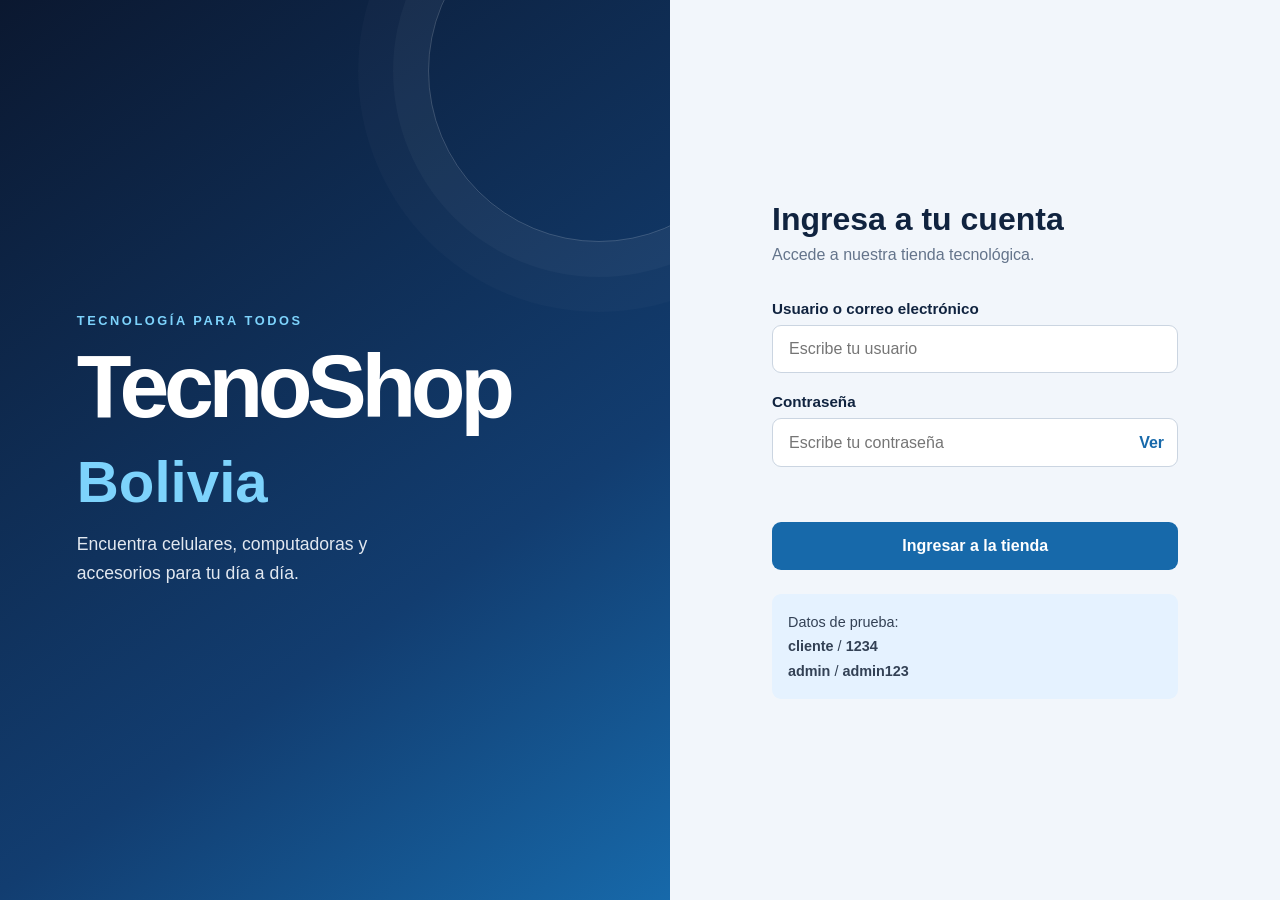
<file: index.html>
<!DOCTYPE html>
<html lang="es">
<head>
  <meta charset="UTF-8">
  <meta name="viewport" content="width=device-width, initial-scale=1">
  <title>Iniciar sesión | TecnoShop Bolivia</title>
  <link rel="stylesheet" href="CSS/stylelogin.css">
</head>
<body>
  <main class="login">
    <section class="login__brand">
      <p class="marca-superior">TECNOLOGÍA PARA TODOS</p>
      <h1 class="login__logo">TecnoShop<br><span>Bolivia</span></h1>
      <p>Encuentra celulares, computadoras y accesorios para tu día a día.</p>
    </section>

    <section class="login__panel">
      <h2>Ingresa a tu cuenta</h2>
      <p class="subtitulo">Accede a nuestra tienda tecnológica.</p>
      <form id="formLogin" novalidate>
        <label for="usuario">Usuario o correo electrónico</label>
        <input type="text" id="usuario" autocomplete="username" placeholder="Escribe tu usuario" required>

        <label for="clave">Contraseña</label>
        <div class="campo-clave">
          <input type="password" id="clave" autocomplete="current-password" placeholder="Escribe tu contraseña" required>
          <button type="button" id="verClave" aria-label="Mostrar contraseña">Ver</button>
        </div>

        <p id="mensaje" class="mensaje" role="alert" aria-live="polite"></p>
        <button type="submit" class="btn">Ingresar a la tienda</button>
      </form>
      <p class="ayuda">Datos de prueba:<br><strong>cliente</strong> / <strong>1234</strong><br><strong>admin</strong> / <strong>admin123</strong></p>
    </section>
  </main>
  <script src="JS/scriptlogin.js"></script>
</body>
</html>
</file>
<file: CSS/stylelogin.css>
:root{
  --tinta:#10233F; --azul:#1769AA; --celeste:#38BDF8;
  --fondo:#F2F6FB; --blanco:#FFFFFF; --gris:#64748B; --error:#B3261E;
}
*{box-sizing:border-box;margin:0;padding:0}
body{font-family:Arial,Helvetica,sans-serif;background:var(--fondo);color:var(--tinta);min-height:100vh}
.login{display:grid;grid-template-columns:1.1fr 1fr;min-height:100vh}
.login__brand{background:linear-gradient(145deg,#0B1830,#123D70 65%,#1769AA);color:white;display:flex;flex-direction:column;justify-content:center;gap:1rem;padding:clamp(2rem,6vw,5rem);position:relative;overflow:hidden}
.login__brand:after{content:"";position:absolute;width:340px;height:340px;border:1px solid #ffffff30;border-radius:50%;right:-100px;top:-100px;box-shadow:0 0 0 35px #ffffff08,0 0 0 70px #ffffff05}
.marca-superior{font-size:.8rem;letter-spacing:.2em;font-weight:700;color:#7DD3FC}
.login__logo{font-size:clamp(3rem,7vw,6rem);line-height:.95;letter-spacing:-.06em;color:white}
.login__logo span{color:#7DD3FC;font-size:.65em;letter-spacing:0}
.login__brand p:last-child{max-width:32ch;font-size:1.1rem;line-height:1.6;color:#E2E8F0}
.login__panel{display:flex;flex-direction:column;justify-content:center;padding:clamp(2rem,6vw,5rem);max-width:560px;width:100%;margin:auto}
.login__panel h2{font-size:2rem;margin-bottom:.5rem}
.subtitulo{color:var(--gris);margin-bottom:1.5rem}
form{display:flex;flex-direction:column;gap:.5rem}
label{font-weight:700;font-size:.95rem;margin-top:.75rem}
input{width:100%;padding:.9rem 1rem;border:1.5px solid #CBD5E1;border-radius:9px;font:inherit;background:white;color:var(--tinta)}
input:focus{outline:3px solid #38BDF855;border-color:var(--azul)}
.campo-clave{position:relative}
.campo-clave input{padding-right:4rem}
.campo-clave button{position:absolute;right:.5rem;top:50%;transform:translateY(-50%);background:none;border:0;color:var(--azul);font:inherit;font-weight:700;cursor:pointer;padding:.4rem}
.mensaje{min-height:1.4rem;margin-top:.5rem;color:var(--error);font-size:.92rem}
.mensaje.ok{color:#167044}
.btn{display:block;text-align:center;margin-top:.5rem;padding:.95rem 1rem;border:0;border-radius:9px;background:var(--azul);color:white;font:inherit;font-weight:700;cursor:pointer}
.btn:hover{background:#0F4F86}
.ayuda{margin-top:1.5rem;padding:1rem;background:#E5F2FF;border-radius:9px;color:#334155;font-size:.9rem;line-height:1.7}
@media(max-width:760px){.login{grid-template-columns:1fr}.login__brand{min-height:250px;padding:2rem}.login__logo{font-size:3.5rem}.login__panel{padding:2rem 1.5rem}}
</file>
<file: CSS/styleindex.css>
:root{
  --tinta:#10233F; --azul:#1769AA; --celeste:#38BDF8;
  --fondo:#F2F6FB; --blanco:#FFFFFF; --gris:#64748B;
  --linea:#DCE5EF; --alto-header:68px;
}
*{box-sizing:border-box;margin:0;padding:0}
html{scroll-behavior:smooth}
body{font-family:Arial,Helvetica,sans-serif;background:var(--fondo);color:var(--tinta);line-height:1.5;min-height:100vh;display:flex;flex-direction:column}
a{color:inherit}
:focus-visible{outline:3px solid var(--celeste);outline-offset:3px}
.header{position:sticky;top:0;z-index:30;min-height:var(--alto-header);display:flex;align-items:center;gap:1rem;padding:.5rem 1.25rem;background:var(--tinta);color:white}
.header__logo{font-weight:800;font-size:1.4rem;color:white;text-decoration:none;letter-spacing:-.04em}
.header__logo small{display:block;font-size:.65rem;color:#7DD3FC;letter-spacing:.12em}
.header__usuario{margin-left:auto;display:flex;align-items:center;gap:1rem;font-size:.95rem}
.header__menu{display:flex;flex-direction:column;gap:5px;background:none;border:0;padding:.5rem;cursor:pointer}
.header__menu span{width:24px;height:2px;background:white}
.nav{position:fixed;top:0;left:0;bottom:0;width:270px;max-width:85vw;z-index:50;background:white;padding:1.5rem;transform:translateX(-100%);transition:transform .3s ease;box-shadow:4px 0 24px #10233F33}
.nav.abierto{transform:translateX(0)}
.nav h2{font-size:1.2rem;margin:2rem 0 1rem}
.nav ul{list-style:none}
.nav a{display:block;padding:.8rem 1rem;border-radius:8px;text-decoration:none;font-weight:600}
.nav a:hover{background:#EAF4FE}
.nav a.activo{background:var(--azul);color:white}
.nav__cerrar{position:absolute;top:.75rem;right:1rem;background:none;border:0;font-size:2rem;cursor:pointer;color:var(--tinta)}
.fondo{position:fixed;inset:0;z-index:40;background:#10233F80}
.fondo[hidden]{display:none}
.layout{flex:1;display:grid;grid-template-columns:minmax(0,1fr) 300px;gap:1.5rem;padding:1.5rem;max-width:1320px;width:100%;margin:0 auto}
.hero{background:linear-gradient(125deg,#10233F,#1769AA);color:white;padding:clamp(2rem,5vw,3.5rem);border-radius:16px;margin-bottom:2rem;position:relative;overflow:hidden}
.hero:after{content:"";position:absolute;width:250px;height:250px;border:1px solid #ffffff30;border-radius:50%;right:-70px;bottom:-150px;box-shadow:0 0 0 30px #ffffff08,0 0 0 60px #ffffff05}
.hero .etiqueta{font-size:.75rem;letter-spacing:.16em;color:#7DD3FC;font-weight:700;margin-bottom:1rem}
.hero h1{font-size:clamp(1.8rem,4vw,3rem);line-height:1.1;max-width:17ch;margin-bottom:1rem}
.hero p:not(.etiqueta){margin-bottom:1.5rem;max-width:48ch;color:#E2E8F0}
.btn{display:inline-block;padding:.8rem 1.2rem;background:var(--celeste);color:#08233D;font:inherit;font-weight:800;border:0;border-radius:8px;text-decoration:none;cursor:pointer}
.btn:hover{filter:brightness(.95)}
.btn-linea{background:none;border:1.5px solid currentColor;color:inherit;padding:.5rem .85rem;border-radius:8px;font:inherit;font-size:.9rem;cursor:pointer}
.btn-linea:hover{background:#94A3B820}
.catalogo__cabecera{display:flex;justify-content:space-between;align-items:end;flex-wrap:wrap;gap:.5rem;margin-bottom:1rem}
.sobre-titulo{font-size:.72rem;letter-spacing:.16em;font-weight:800;color:var(--azul);margin-bottom:.2rem}
.catalogo__cabecera h2{font-size:1.6rem}
.catalogo__cabecera>p{color:var(--gris)}
.productos{display:grid;grid-template-columns:repeat(auto-fill,minmax(190px,1fr));gap:1rem}
.producto{background:white;border:1px solid var(--linea);border-radius:12px;overflow:hidden;display:flex;flex-direction:column;box-shadow:0 5px 18px #10233F08}
.producto__img{height:155px;display:grid;place-items:center;font-size:4rem;background:linear-gradient(135deg,#EAF4FE,#F8FBFF)}
.producto__info{padding:1rem;display:flex;flex-direction:column;gap:.35rem;flex:1}
.producto__info h3{font-size:1rem}
.producto__info .categoria{color:var(--gris);font-size:.83rem}
.producto__info .precio{font-weight:800;margin-top:auto;padding-top:.6rem;color:var(--azul)}
.producto button{margin-top:.6rem;padding:.7rem;border:0;border-radius:8px;background:var(--tinta);color:white;font:inherit;font-weight:700;cursor:pointer}
.producto button:hover{background:var(--azul)}
.aside{display:flex;flex-direction:column;gap:1rem;align-self:start;position:sticky;top:calc(var(--alto-header) + 1rem)}
.caja{background:white;border:1px solid var(--linea);border-radius:12px;padding:1.2rem;box-shadow:0 5px 18px #10233F08}
.caja h2{font-size:1.15rem;margin-bottom:.5rem}
.texto-ayuda{font-size:.85rem;color:var(--gris);margin-bottom:1rem}
.caja--promo{background:#DFF4FF;border-color:#B6E7FC}
.promo-icono{font-size:2rem}
.carrito{list-style:none;display:flex;flex-direction:column;gap:.6rem;font-size:.9rem}
.carrito li{display:flex;justify-content:space-between;gap:.5rem;border-bottom:1px solid var(--linea);padding-bottom:.5rem}
.carrito .vacio{color:var(--gris);border:0}
.total{margin:1rem 0;font-size:1.05rem}
.btn-vaciar{color:var(--tinta);width:100%}
.btn-comprar{width:100%;margin-top:.7rem;background:var(--azul);color:white}
.mensaje-compra{font-size:.85rem;margin-top:.6rem;color:#167044}
.footer{background:var(--tinta);color:#E2E8F0;padding:1.25rem 1.5rem;display:flex;justify-content:space-between;flex-wrap:wrap;gap:.5rem;font-size:.9rem}
@media(max-width:950px){.layout{grid-template-columns:1fr}.aside{position:static;display:grid;grid-template-columns:repeat(2,minmax(0,1fr))}}
@media(max-width:600px){.layout{padding:1rem}.aside{grid-template-columns:1fr}.header__usuario span{display:none}.productos{grid-template-columns:repeat(2,minmax(0,1fr))}.producto__img{height:120px;font-size:3rem}.header__logo{font-size:1.1rem}}
@media(prefers-reduced-motion:reduce){.nav{transition:none}html{scroll-behavior:auto}}
</file>
